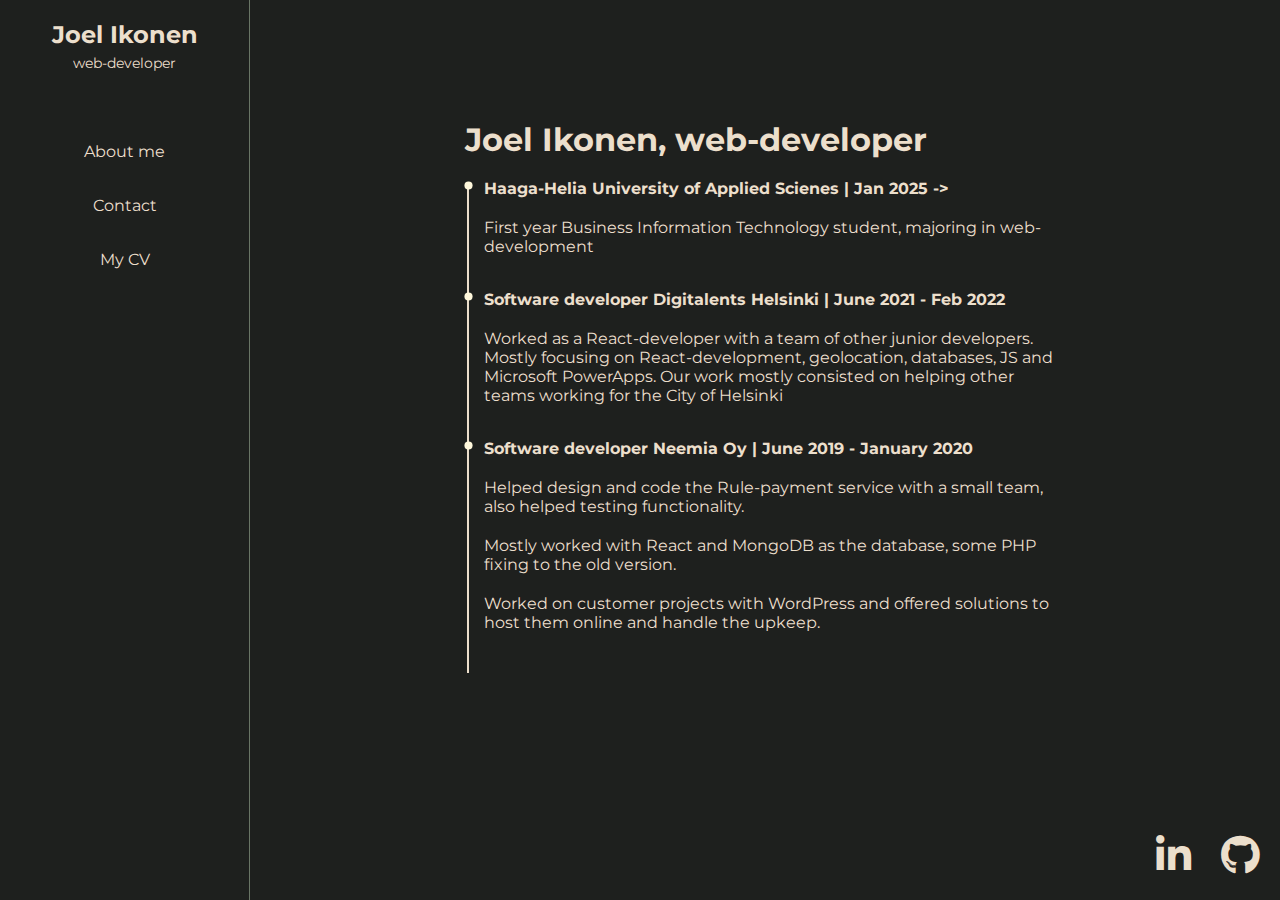
<file: CV.html>
<!DOCTYPE html>
<html lang="en">
<head>
    <meta charset="UTF-8">
    <meta name="viewport" content="width=device-width, initial-scale=1.0">
    <title>My CV</title>
    <link rel="stylesheet" href="styles/style.css">
    <link rel="stylesheet" href="https://cdnjs.cloudflare.com/ajax/libs/font-awesome/6.0.0-beta3/css/all.min.css">
    <link href="https://fonts.googleapis.com/css2?family=Montserrat:wght@400;700&display=swap" rel="stylesheet">
</head>
<body>
    <div class="container">
        <aside>
            <div class="sidebar-content">
                <div class="profile">
                    <div class="title">Joel Ikonen</div>
                    <div class="description">web-developer</div>
                </div>
                <nav>
                    <ul>
                        <li><a href="index.html">About me</a></li>
                        <li><a href="Contact.html">Contact</a></li>
                        <li><a href="CV.html">My CV</a></li>
                    </ul>
                </nav>
            </div>
        </aside>
        <main class="padding">
            <section class="cv">
                <div class="work-experience">
                    <h2 bolded>Joel Ikonen, web-developer</h2>
                    <ul>
                        <li>
                            <div class="job">
                                <span class="bolded">
                                    Haaga-Helia University of Applied Scienes | Jan 2025 ->
                                </span>
                            </div>
                            <div class="job-info">
                                <p>First year Business Information Technology student, majoring in web-development</p>
                            </div>
                            </li>
                            <li>
                            <div class="job">
                                <span class="bolded">
                                    Software developer Digitalents Helsinki | June 2021 -  Feb 2022
                                </span>
                            </div>
                            <div class="job-info">
                                <p>Worked as a React-developer with a team of other junior developers. Mostly focusing on React-development, geolocation, databases, JS and Microsoft PowerApps. Our work mostly consisted on helping other teams working for the City of Helsinki</p>
                            </div>
                            </li>
                            <li>
                            <div class="job">
                                <span class="bolded">
                                    Software developer Neemia Oy | June 2019 - January 2020
                                </span>
                            </div>
                            <div class="job-info">
                                <p>Helped design and code the Rule-payment service with a small team, also helped testing functionality.</p>
                                <p>Mostly worked with React and MongoDB as the database, some PHP fixing to the old version. </p>
                                <p>Worked on customer projects with WordPress and offered solutions to host them online and handle the upkeep.</p>
                            </div>
                            </li>
                            </div>
                        </li>
                    </ul>
                </div>
            </section>
        </main>
        <footer>
            <div class="social-icons">
                <a href="https://www.linkedin.com/in/joel-ikonen-05a2691a2/" target="_blank"><i class="fab fa-linkedin-in"></i></a>
                <a href="https://github.com/ikonenjoel" target="_blank"><i class="fab fa-github"></i></a>
            </div>
        </footer>
    </div>
</body>
</html>
</file>
<file: styles/style.css>
* {
    box-sizing: border-box;
    margin: 0;
    padding: 0;
}

body {
    font-family: 'Montserrat', sans-serif; /* Use Montserrat as the primary font */
    margin: 0;
    background-color: #1E201E;
    color: #ECDFCC;
    display: flex;
    min-height: 100vh;
    position: relative;
}

.container {
    display: flex;
    width: 100%;
}

aside {
    background-color: #1E201E;
    width: 250px;
    padding: 20px;
    display: flex;
    flex-direction: column;
    align-items: center; 
    justify-content: space-between;
    border-right: 1px solid #697565; 
}

.sidebar-content {
    display: flex;
    flex-direction: column;
    align-items: center; 
}

.profile {
    text-align: center;
    margin-bottom: 40px;
}

.profile .title {
    font-size: 1.5em;
    font-weight: bold;
    margin-bottom: 5px;
}

.profile .description {
    font-size: 0.9em;
    color: #ECDFCC;
}

nav {
    margin-top: 20px; 
    text-align: center
}

nav ul {
    list-style: none;
    padding: 0;
}

nav ul li {
    margin-bottom: 15px;
}

nav ul li a {
    display: block;
    color: #ECDFCC;
    text-decoration: none;
    padding: 10px 15px;
    border-radius: 5px;
}

nav ul li a:hover,
nav ul li a:focus {
    background-color: #3C3D37;
    color: #ECDFCC;
    outline: none;
}

main {
    flex-grow: 1;
    padding: 40px;
}

.hero {
    padding-bottom: 60px;
    max-width: 600px;
    margin-left: auto;
    margin-right: auto;
}

.hero h1 {
    font-size: 2.5em;
    margin-bottom: 15px;
}

.hero p {
    line-height: 1.6;
    margin-top: 25px;
    margin-bottom: 10px;
    font-size: 1.1em;
    max-width: 600px;
    margin-left: auto;
    margin-right: auto;
}

/* main section {
    padding-top: 90px;
} */

main section h2 {
    font-size: 2em;
    margin-bottom: 20px;
}


footer {
    padding: 20px;
    position: absolute; 
    bottom: 0;
    right: 0;
    text-align: right;
    width: 100%; 
}

.social-icons {
    display: flex;
    justify-content: flex-end; 
}

.social-icons a {
    color: #ECDFCC;
    font-size: 2.5em;
    margin-left: 30px;
}

.work-experience>ul>li ul {
    padding-left: 0.5cm;
    list-style-type: disc;
  }
  
.work-experience>ul {
    list-style-type: none;
    padding-left: 0;
  }
  
.work-experience>ul>li {
    position: relative;
    margin: 0;
    padding-bottom: 0.5cm;
    padding-left: 0.5cm;
  }
  
.work-experience>ul>li:before {
    background-color: #ECDFCC;
    width: 0.05cm;
    content: '';
    position: absolute;
    top: 0.1cm;
    bottom: -0.2cm; /* change this after border removal */
    left: 0.05cm;
  }
  
.work-experience>ul>li::after {
    content: '';
    position: absolute;
    background-image: url("data:image/svg+xml,%3Csvg xmlns='http://www.w3.org/2000/svg' aria-hidden='true' viewBox='0 0 32 32' focusable='false'%3E%3Ccircle stroke='none' fill='rgb(255, 248, 220)' cx='16' cy='16' r='10'%3E%3C/circle%3E%3C/svg%3E");
    background-repeat: no-repeat;
    background-size: contain;
    left: -0.09cm;
    top: 0;
    width: 0.35cm;
    height: 0.35cm;
  }
  
.job {
    display: flex;
    flex-direction: row;
    justify-content: space-between;
  }
  
.cv {
    max-width: 600px;
    margin-left: auto;
    margin-right: auto;
  }
  
.job-info p {
    margin-top: 20px;
    margin-bottom: 15px;
  }
  
.bolded {
    font-weight: bold;
  }
  
.contact-form {
    display: flex;
    flex-direction: column;
    max-width: 50vh;
    max-height: 50vh;
    margin: auto;
  }
  
.center {
    max-width: fit-content;
    margin-inline: auto;
  }
  
.contact {
    background-color:#3C3D37;
    display: flex;
    flex-direction: column;
    border-radius: 5px;
    max-width: 70vh;
    margin-left: auto;
    margin-right: auto;
    height: 50vh;
  }
  
.padding {
    margin-top: 80px; /* Fixes padding on 2 cv and about me page */
  } 
  
input, textarea{
    background-color: #3C3D37;
    border: 1px solid #1E201E;
    border-radius: 5px;
    padding: 5px 5px 5px 5px;
    width: 50vh;
    margin: 5px 0 10px 0;
  } 
  
label {
    padding: 0 5px 5px 0;;
    font-size: 1em;
  } 
  
.button {
    background-color:#1E201E;
    color: #ECDFCC;
    margin-top: 10px;
  }

.contact-text {
    margin-top: 20px;
    margin-bottom: 20px;
  }

  textarea:focus, input:focus {
    outline: none;
    border: 1px solid #ECDFCC;
  }

@media (max-width: 768px) {
    .container {
        flex-direction: column;
    }

    aside {
        width: 100%;
        padding: 15px;
        flex-direction: row;
        align-items: center;
        justify-content: space-between;
        border-right: none; 
        border-bottom: 1px solid #697565; 
    }

    .sidebar-content {
        display: flex;
        align-items: center;
    }

    .profile {
        margin-bottom: 0;
        margin-right: 20px;
    }

    nav ul {
        display: flex;
    }

    nav ul li {
        margin-left: 10px;
        margin-bottom: 0;
    }

    nav ul li a {
        padding: 8px 12px;
    }

    main {
        padding: 20px;
    }

    footer {
        text-align: center;
    }

    .social-icons {
        margin-top: 15px;
    }
}
</file>
